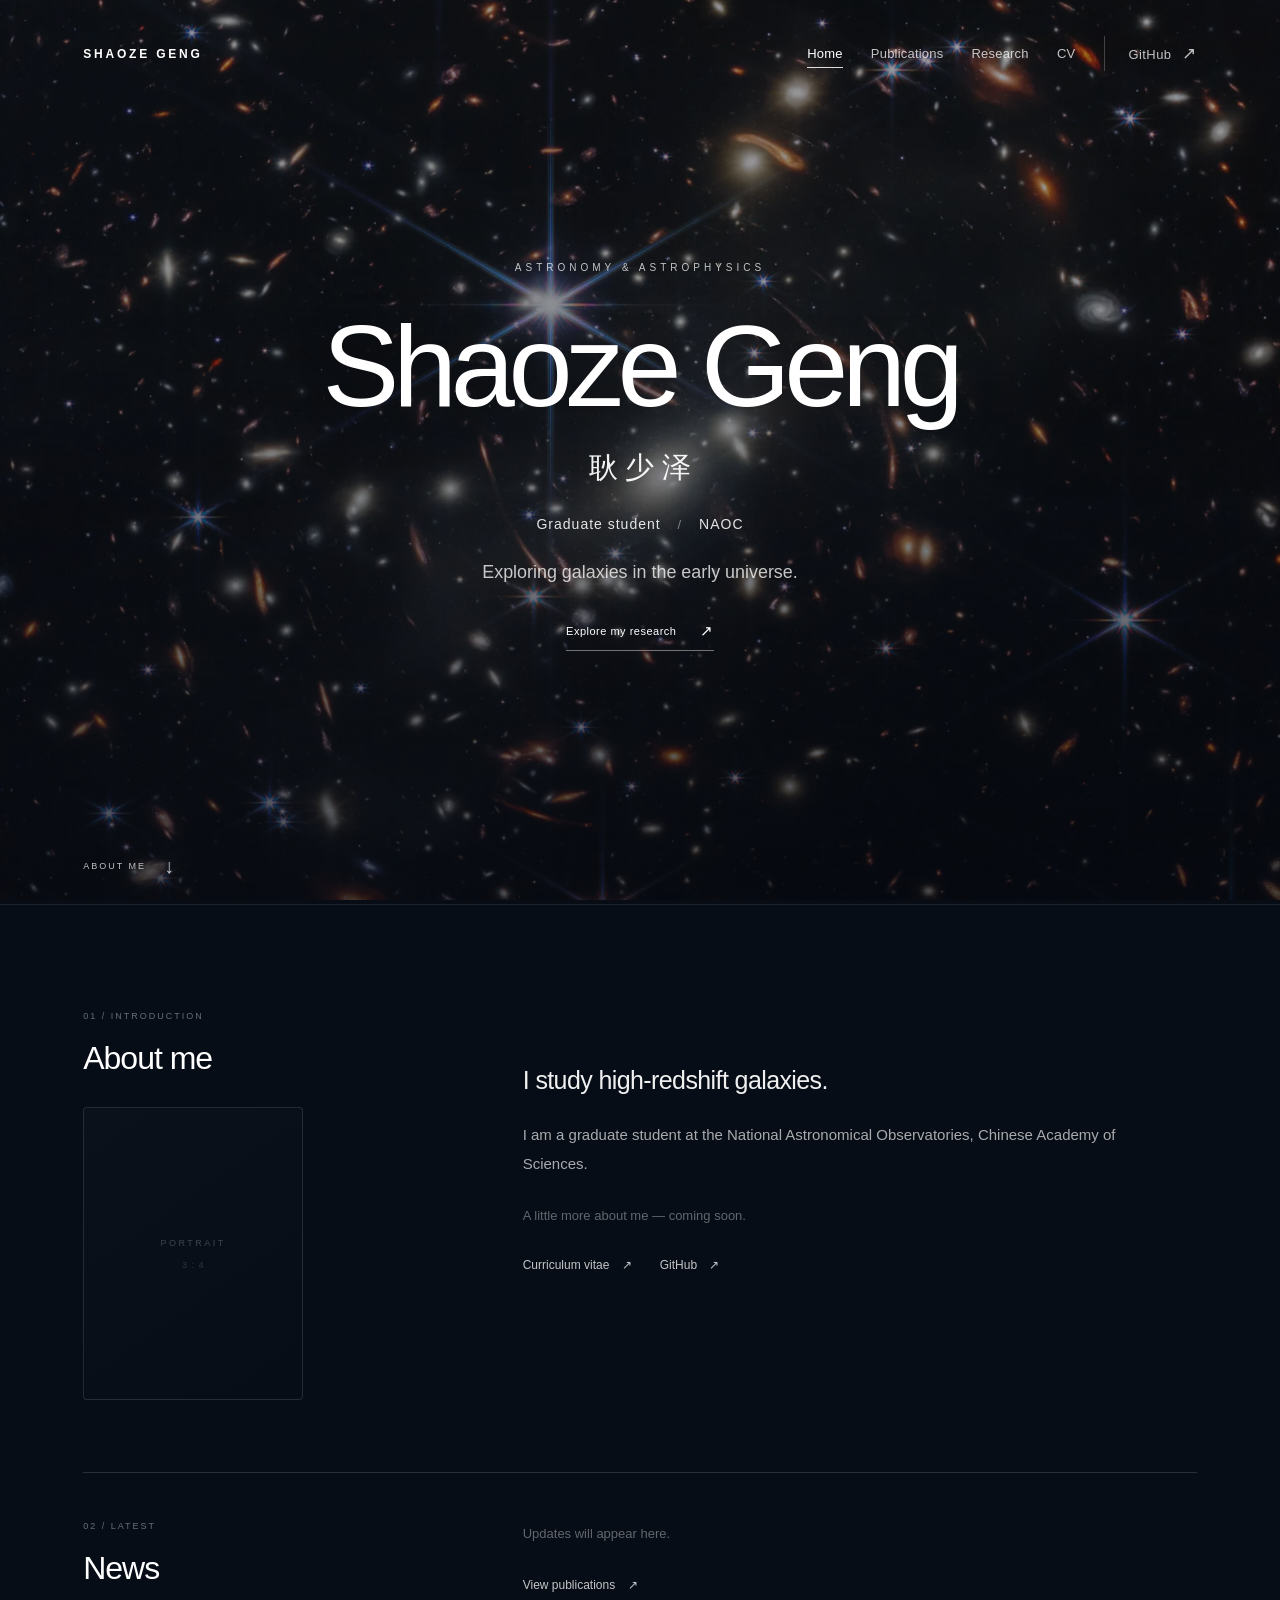
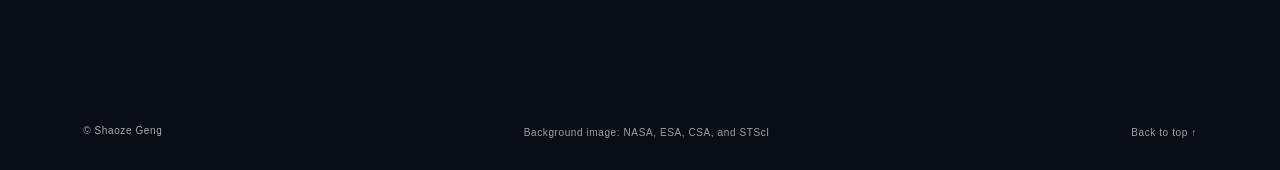
<file: index.html>
<!doctype html>
<html lang="en">
<head>
  <meta charset="utf-8">
  <meta name="viewport" content="width=device-width, initial-scale=1">
  <meta name="theme-color" content="#080c15">
  <meta name="description" content="Shaoze Geng — graduate student at NAOC, studying high-redshift galaxies.">
  <title>Shaoze Geng | NAOC</title>
  <link rel="preload" as="image" type="image/webp" href="images/webb-deep-field.webp" media="(min-width:601px)" fetchpriority="high">
  <link rel="preload" as="image" type="image/webp" href="images/webb-deep-field-mobile.webp" media="(max-width:600px)" fetchpriority="high">
  <link rel="stylesheet" href="style.css">
</head>
<body class="home-page">
  <div class="background" aria-hidden="true"></div>
  <div class="shade" aria-hidden="true"></div>
  <div class="page">
    <header class="topbar" id="home-top">
      <a class="site-name" href="./" aria-label="Shaoze Geng homepage">SHAOZE GENG</a>
      <nav class="navigation" aria-label="Main navigation">
        <a href="./" aria-current="page">Home</a>
        <a href="publications.html">Publications</a>
        <a href="research.html">Research</a>
        <a href="cv.html">CV</a>
        <a class="github" href="https://github.com/Shaoze6563">GitHub <span aria-hidden="true">↗</span></a>
      </nav>
    </header>
    <main id="main" class="home-main">
      <section class="home-hero" aria-labelledby="home-name">
        <div class="hero-identity">
          <p class="eyebrow">ASTRONOMY &amp; ASTROPHYSICS</p>
          <h1 id="home-name">Shaoze Geng</h1>
          <p class="hero-chinese-name" lang="zh-CN">耿少泽</p>
          <p class="hero-role">Graduate student <span aria-hidden="true">/</span> NAOC</p>
          <!-- Optional: replace this sentence with your own one-line introduction. -->
          <p class="hero-statement">Exploring galaxies in the early universe.</p>
          <a class="hero-research-link" href="research.html">Explore my research <span aria-hidden="true">↗</span></a>
        </div>
        <div class="hero-bottom">
          <a class="scroll-link" href="#about">ABOUT ME <span aria-hidden="true">↓</span></a>
        </div>
      </section>
      <div class="home-details">
        <section class="home-detail-row" id="about" aria-labelledby="about-title">
          <div class="detail-heading">
            <p class="eyebrow">01 / INTRODUCTION</p>
            <h2 id="about-title">About me</h2>
            <div class="portrait-slot" role="img" aria-label="Reserved space for a portrait photograph">
              <!-- To add your portrait: save it as images/portrait.jpg, replace
                   the portrait-placeholder span below with:
                   <img src="images/portrait.jpg" alt="Shaoze Geng" width="600" height="800" loading="lazy"> -->
              <span class="portrait-placeholder"><span>PORTRAIT</span><span>3 : 4</span></span>
            </div>
          </div>
          <div class="detail-body">
            <p class="about-lead">I study high-redshift galaxies.</p>
            <p>I am a graduate student at the National Astronomical Observatories, Chinese Academy of Sciences.</p>
            <!-- Replace the following placeholder with your biography, education,
                 advisor, interests, or anything you would like visitors to know. -->
            <p class="editable-placeholder">A little more about me — coming soon.</p>
            <div class="academic-links" aria-label="Academic links">
              <a href="cv.html">Curriculum vitae <span aria-hidden="true">↗</span></a>
              <a href="https://github.com/Shaoze6563">GitHub <span aria-hidden="true">↗</span></a>
              <!-- Optional: add Email, Google Scholar, ORCID, and NASA ADS links
                   here when you have the real addresses. -->
            </div>
          </div>
        </section>
        <section class="home-detail-row news-row" aria-labelledby="news-title">
          <div class="detail-heading"><p class="eyebrow">02 / LATEST</p><h2 id="news-title">News</h2></div>
          <div class="detail-body">
            <!-- Replace this paragraph with dated news entries.
                 Example structure (fill with real information):
                 <article class="news-entry"><time datetime="YYYY-MM">Month YYYY</time><p>Your update.</p></article> -->
            <p class="editable-placeholder news-placeholder">Updates will appear here.</p>
            <a class="text-link" href="publications.html">View publications <span aria-hidden="true">↗</span></a>
          </div>
        </section>
      </div>
    </main>
    <footer class="home-footer">
      <span class="footer-name">© Shaoze Geng</span>
      <a class="background-credit" href="https://esawebb.org/images/weic2209a/">Background image: NASA, ESA, CSA, and STScI</a>
      <a href="#home-top">Back to top ↑</a>
    </footer>
  </div>
</body>
</html>
</file>
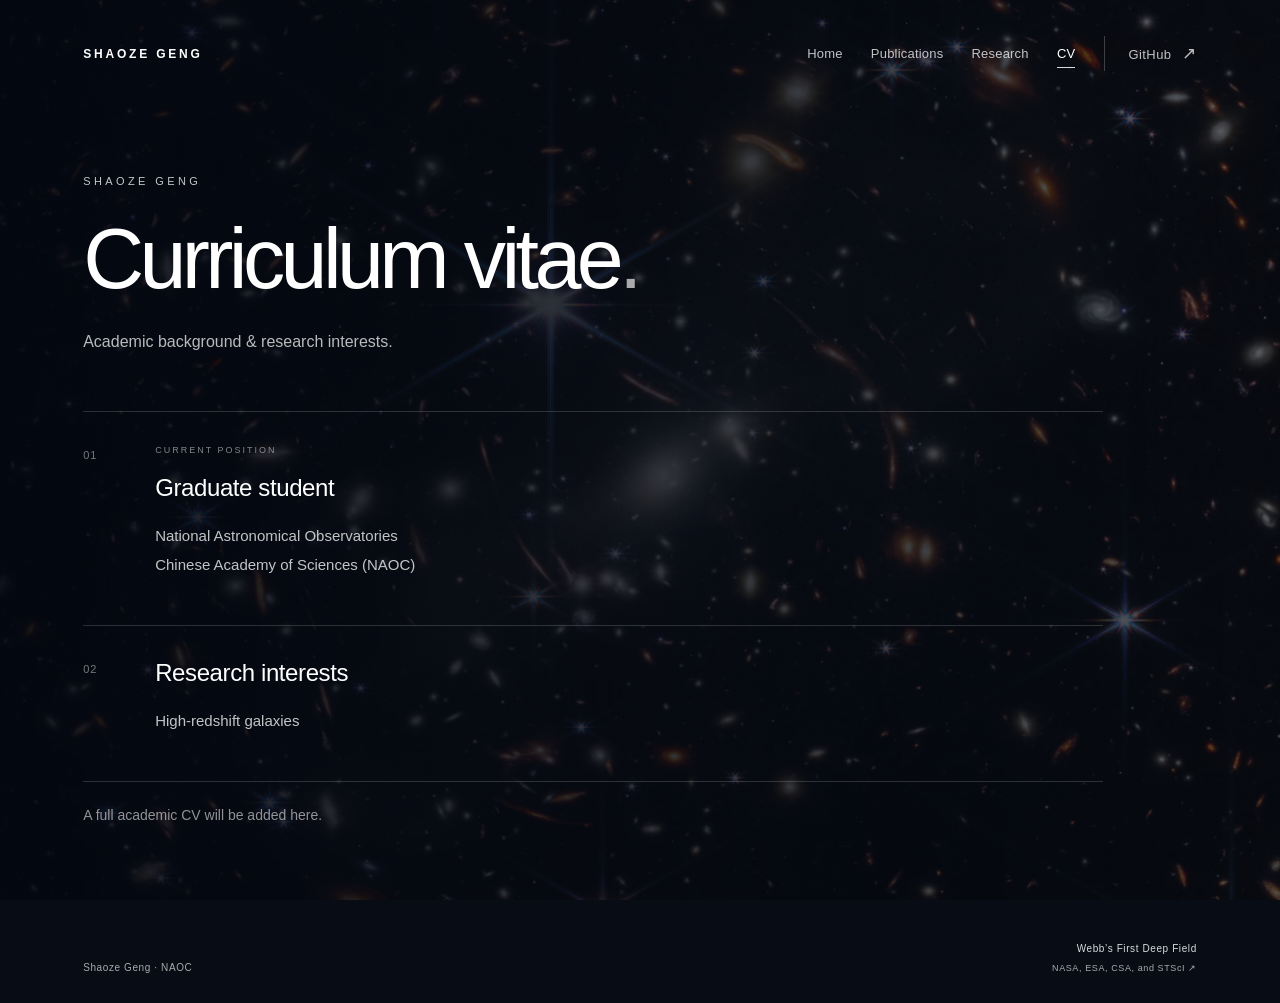
<file: cv.html>
<!doctype html>
<html lang="en">
<head>
  <meta charset="utf-8">
  <meta name="viewport" content="width=device-width, initial-scale=1">
  <meta name="theme-color" content="#080c15">
  <meta name="description" content="Academic CV of Shaoze Geng, graduate student at NAOC studying high-redshift galaxies.">
  <title>CV | Shaoze Geng</title>
  <link rel="preload" as="image" type="image/webp" href="images/webb-deep-field.webp" media="(min-width:601px)" fetchpriority="high">
  <link rel="preload" as="image" type="image/webp" href="images/webb-deep-field-mobile.webp" media="(max-width:600px)" fetchpriority="high">
  <link rel="stylesheet" href="style.css">
</head>
<body class="inner-page">
  <div class="background" aria-hidden="true"></div>
  <div class="shade" aria-hidden="true"></div>
  <div class="page">
    <header class="topbar">
      <a class="site-name" href="./" aria-label="Shaoze Geng homepage">SHAOZE GENG</a>
      <nav class="navigation" aria-label="Main navigation">
        <a href="./">Home</a>
        <a href="publications.html">Publications</a>
        <a href="research.html">Research</a>
        <a href="cv.html" aria-current="page">CV</a>
        <a class="github" href="https://github.com/Shaoze6563">GitHub <span aria-hidden="true">↗</span></a>
      </nav>
    </header>
    <main id="main" class="document">
      <p class="eyebrow">SHAOZE GENG</p>
      <h1>Curriculum vitae<span class="period">.</span></h1>
      <p class="page-intro">Academic background &amp; research interests.</p>
      <section class="content-section" aria-labelledby="current-position">
        <span class="section-index" aria-hidden="true">01</span>
        <div class="section-content">
          <p class="eyebrow">CURRENT POSITION</p>
          <h2 id="current-position">Graduate student</h2>
          <p>National Astronomical Observatories<br>Chinese Academy of Sciences (NAOC)</p>
        </div>
      </section>
      <section class="content-section" aria-labelledby="cv-research">
        <span class="section-index" aria-hidden="true">02</span>
        <div class="section-content"><h2 id="cv-research">Research interests</h2><p>High-redshift galaxies</p></div>
      </section>
      <p class="pending document-note">A full academic CV will be added here.</p>
    </main>
    <footer>
      <span class="footer-name">Shaoze Geng · NAOC</span>
      <a class="credit" href="https://esawebb.org/images/weic2209a/"><span>Webb’s First Deep Field</span><span>NASA, ESA, CSA, and STScI ↗</span></a>
    </footer>
  </div>
</body>
</html>
</file>
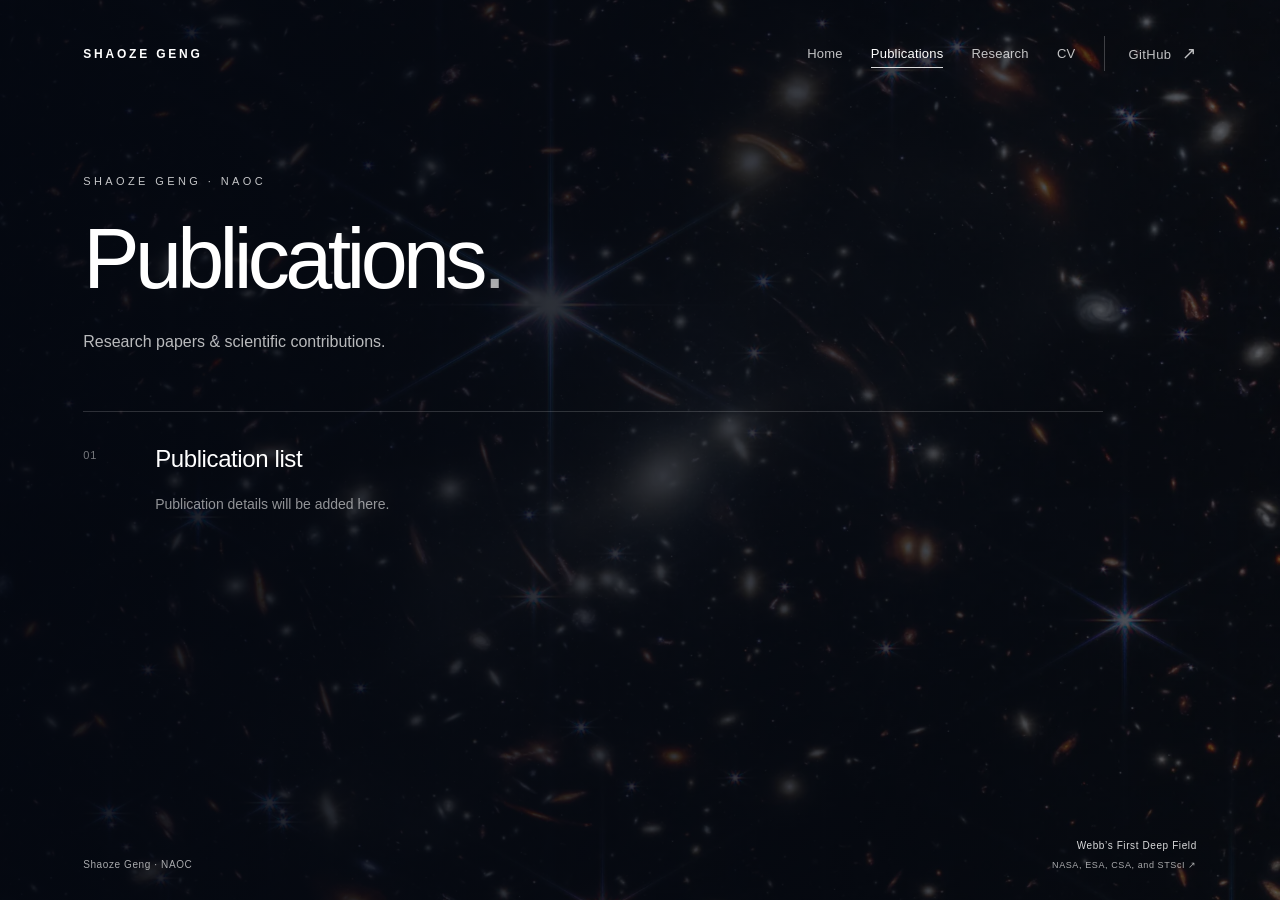
<file: publications.html>
<!doctype html>
<html lang="en">
<head>
  <meta charset="utf-8">
  <meta name="viewport" content="width=device-width, initial-scale=1">
  <meta name="theme-color" content="#080c15">
  <meta name="description" content="Publications by Shaoze Geng, graduate student at NAOC.">
  <title>Publications | Shaoze Geng</title>
  <link rel="preload" as="image" type="image/webp" href="images/webb-deep-field.webp" media="(min-width:601px)" fetchpriority="high">
  <link rel="preload" as="image" type="image/webp" href="images/webb-deep-field-mobile.webp" media="(max-width:600px)" fetchpriority="high">
  <link rel="stylesheet" href="style.css">
</head>
<body class="inner-page">
  <div class="background" aria-hidden="true"></div>
  <div class="shade" aria-hidden="true"></div>
  <div class="page">
    <header class="topbar">
      <a class="site-name" href="./" aria-label="Shaoze Geng homepage">SHAOZE GENG</a>
      <nav class="navigation" aria-label="Main navigation">
        <a href="./">Home</a>
        <a href="publications.html" aria-current="page">Publications</a>
        <a href="research.html">Research</a>
        <a href="cv.html">CV</a>
        <a class="github" href="https://github.com/Shaoze6563">GitHub <span aria-hidden="true">↗</span></a>
      </nav>
    </header>
    <main id="main" class="document">
      <p class="eyebrow">SHAOZE GENG · NAOC</p>
      <h1>Publications<span class="period">.</span></h1>
      <p class="page-intro">Research papers &amp; scientific contributions.</p>
      <section class="content-section" aria-labelledby="publication-list">
        <span class="section-index" aria-hidden="true">01</span>
        <div class="section-content">
          <h2 id="publication-list">Publication list</h2>
          <p class="pending">Publication details will be added here.</p>
        </div>
      </section>
    </main>
    <footer>
      <span class="footer-name">Shaoze Geng · NAOC</span>
      <a class="credit" href="https://esawebb.org/images/weic2209a/"><span>Webb’s First Deep Field</span><span>NASA, ESA, CSA, and STScI ↗</span></a>
    </footer>
  </div>
</body>
</html>
</file>
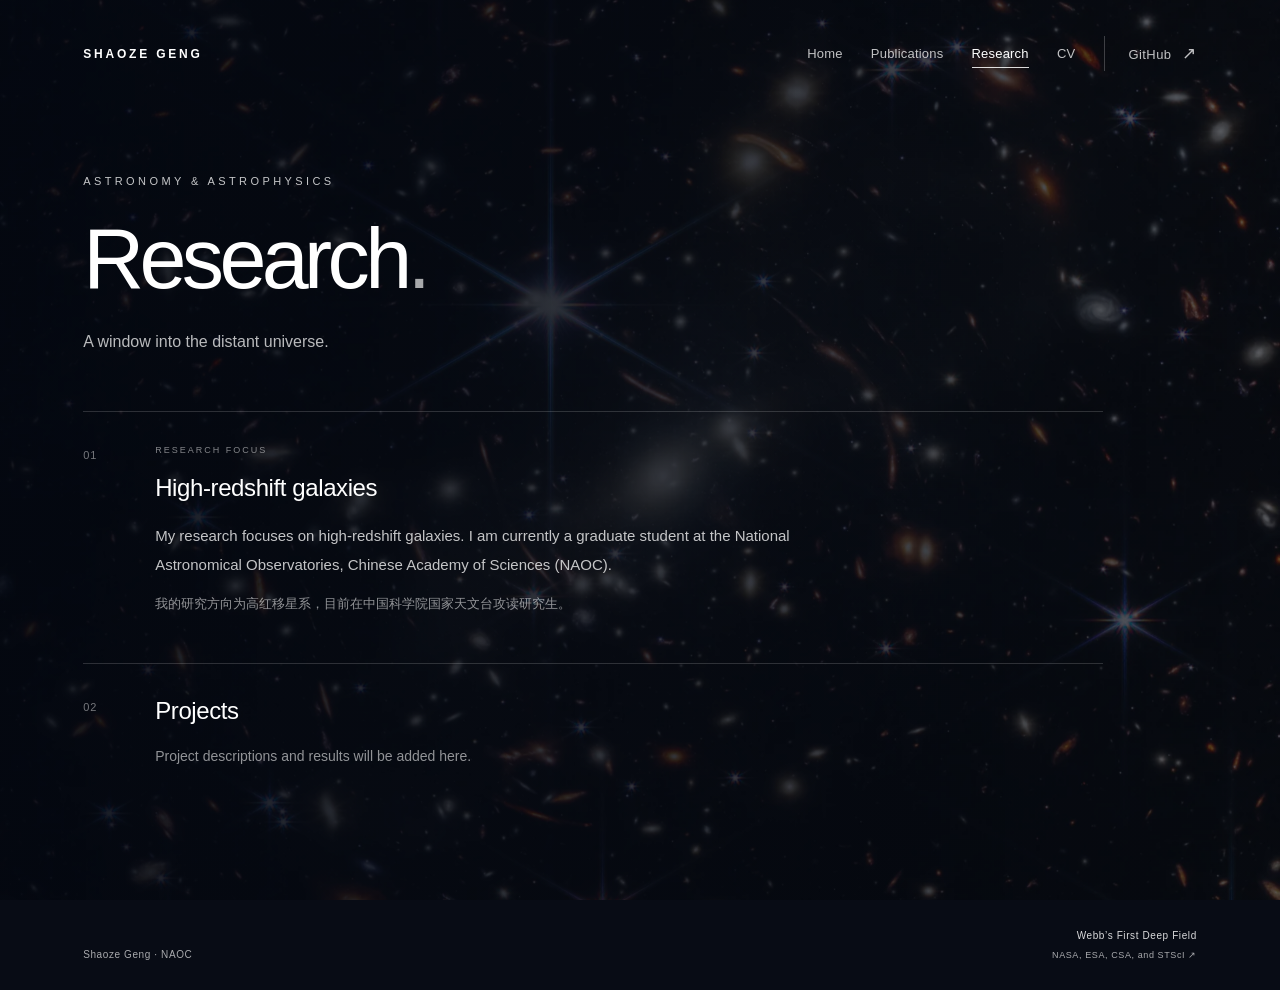
<file: research.html>
<!doctype html>
<html lang="en">
<head>
  <meta charset="utf-8">
  <meta name="viewport" content="width=device-width, initial-scale=1">
  <meta name="theme-color" content="#080c15">
  <meta name="description" content="Shaoze Geng’s research focuses on high-redshift galaxies at NAOC.">
  <title>Research | Shaoze Geng</title>
  <link rel="preload" as="image" type="image/webp" href="images/webb-deep-field.webp" media="(min-width:601px)" fetchpriority="high">
  <link rel="preload" as="image" type="image/webp" href="images/webb-deep-field-mobile.webp" media="(max-width:600px)" fetchpriority="high">
  <link rel="stylesheet" href="style.css">
</head>
<body class="inner-page">
  <div class="background" aria-hidden="true"></div>
  <div class="shade" aria-hidden="true"></div>
  <div class="page">
    <header class="topbar">
      <a class="site-name" href="./" aria-label="Shaoze Geng homepage">SHAOZE GENG</a>
      <nav class="navigation" aria-label="Main navigation">
        <a href="./">Home</a>
        <a href="publications.html">Publications</a>
        <a href="research.html" aria-current="page">Research</a>
        <a href="cv.html">CV</a>
        <a class="github" href="https://github.com/Shaoze6563">GitHub <span aria-hidden="true">↗</span></a>
      </nav>
    </header>
    <main id="main" class="document">
      <p class="eyebrow">ASTRONOMY &amp; ASTROPHYSICS</p>
      <h1>Research<span class="period">.</span></h1>
      <p class="page-intro">A window into the distant universe.</p>
      <section class="content-section" aria-labelledby="research-focus">
        <span class="section-index" aria-hidden="true">01</span>
        <div class="section-content">
          <p class="eyebrow">RESEARCH FOCUS</p>
          <h2 id="research-focus">High-redshift galaxies</h2>
          <p>My research focuses on high-redshift galaxies. I am currently a graduate student at the National Astronomical Observatories, Chinese Academy of Sciences (NAOC).</p>
          <p lang="zh-CN" class="secondary-text">我的研究方向为高红移星系，目前在中国科学院国家天文台攻读研究生。</p>
        </div>
      </section>
      <section class="content-section" aria-labelledby="research-projects">
        <span class="section-index" aria-hidden="true">02</span>
        <div class="section-content">
          <h2 id="research-projects">Projects</h2>
          <p class="pending">Project descriptions and results will be added here.</p>
        </div>
      </section>
    </main>
    <footer>
      <span class="footer-name">Shaoze Geng · NAOC</span>
      <a class="credit" href="https://esawebb.org/images/weic2209a/"><span>Webb’s First Deep Field</span><span>NASA, ESA, CSA, and STScI ↗</span></a>
    </footer>
  </div>
</body>
</html>
</file>
<file: style.css>
:root{color-scheme:dark;font-family:Arial,Helvetica,-apple-system,BlinkMacSystemFont,"Segoe UI",sans-serif;color:#fff;background:#080c15;font-synthesis:none;-webkit-font-smoothing:antialiased}
*{box-sizing:border-box}html,body{margin:0;min-height:100%;width:100%}body{position:relative}a{color:inherit;text-decoration:none}a:focus-visible{outline:2px solid #fff;outline-offset:8px}a:hover{opacity:.75}.background,.shade{position:fixed;inset:0;pointer-events:none}.background{background:url("images/webb-deep-field.webp") center 48%/cover no-repeat}.shade{background:linear-gradient(90deg,rgba(3,7,16,.8) 0%,rgba(3,7,16,.49) 42%,rgba(3,7,16,.1) 100%),linear-gradient(0deg,rgba(3,7,16,.65),transparent 24%,transparent 86%,rgba(3,7,16,.28))}.page{position:relative;min-height:100svh;padding:0 clamp(28px,6.5vw,120px);display:grid;grid-template-rows:auto 1fr auto}.topbar{display:flex;justify-content:space-between;align-items:center;gap:24px;padding:36px 0}.site-name{font-size:12px;font-weight:600;letter-spacing:2.8px}.github{font-size:13px;letter-spacing:.4px}.github span{margin-left:14px;font-size:17px}main{align-self:center;padding:70px 0 90px;max-width:1100px}.eyebrow{font-size:11px;font-weight:500;letter-spacing:3.4px;margin:0 0 26px;color:rgba(255,255,255,.77)}h1{font-size:clamp(64px,8.4vw,142px);font-weight:500;line-height:1.08;letter-spacing:-.065em;margin:0 0 30px}.period{color:rgba(255,255,255,.65)}.position{font-size:clamp(19px,1.65vw,27px);font-weight:400;letter-spacing:-.3px;margin:0 0 17px}.affiliation{font-size:clamp(14px,1.1vw,17px);color:rgba(255,255,255,.74);line-height:1.8;margin:0}.research{display:flex;align-items:center;gap:17px;margin-top:35px}.research .line{width:35px;height:1px;background:rgba(255,255,255,.7)}.research p{font-size:14px;letter-spacing:1px;margin:0;color:rgba(255,255,255,.9)}footer{padding:22px 0 28px;display:flex;align-items:flex-end;justify-content:space-between;gap:25px;color:rgba(255,255,255,.65);font-size:10px;letter-spacing:.6px}.footer-name{padding-bottom:2px}.credit{display:flex;flex-direction:column;text-align:right;gap:6px;line-height:1.5}.credit>span:first-child{color:rgba(255,255,255,.85)}.credit>span:last-child{font-size:9px}.credit>span:last-child span{margin-left:5px}
@media(min-width:1500px){.background{background-position:center 43%}}
@media(max-width:600px){.page{padding:0 26px}.topbar{padding:27px 0}.site-name{font-size:10px;letter-spacing:2px}.github{font-size:12px}.github span{margin-left:8px}main{padding:70px 0 85px}.eyebrow{font-size:9px;letter-spacing:2.3px;margin-bottom:24px}h1{font-size:clamp(48px,11vw,66px);letter-spacing:-.06em;margin-bottom:26px}.position{font-size:19px;line-height:1.5}.affiliation{font-size:13px;line-height:1.85}.research{margin-top:29px;gap:12px}.research p{font-size:12px;letter-spacing:.6px}.research .line{width:24px}.background{background-position:56% center}.shade{background:linear-gradient(90deg,rgba(3,7,16,.67),rgba(3,7,16,.25)),linear-gradient(0deg,rgba(3,7,16,.85),transparent 33%,rgba(3,7,16,.14))}footer{font-size:9px;padding-bottom:22px;gap:16px}.credit{max-width:210px;font-size:9px;letter-spacing:0}.credit>span:last-child{font-size:8px}}
@media(max-height:550px) and (min-width:601px){.topbar{padding:22px 0}main{padding:25px 0}h1{font-size:68px;margin-bottom:18px}.eyebrow{margin-bottom:16px}.research{margin-top:20px}}

/* Shared navigation and interior pages. */
.navigation{display:flex;align-items:center;gap:clamp(18px,2.2vw,36px);font-size:13px;letter-spacing:.2px}.navigation>a{position:relative;padding:7px 0;color:rgba(255,255,255,.75);white-space:nowrap}.navigation>a[aria-current="page"]{color:#fff}.navigation>a[aria-current="page"]:after{content:"";position:absolute;bottom:0;left:0;width:100%;height:1px;background:rgba(255,255,255,.85)}.navigation .github{border-left:1px solid #ffffff38;padding-left:24px}.navigation .github span{margin-left:7px}.inner-page .shade{background:linear-gradient(90deg,rgba(3,7,16,.92),rgba(3,7,16,.79) 65%,rgba(3,7,16,.65))}.document{align-self:start;width:100%;max-width:1020px;padding:68px 0 90px}.document h1{font-size:clamp(46px,6.6vw,94px);letter-spacing:-.055em;line-height:1.1;margin-bottom:22px;overflow-wrap:break-word}.page-intro{font-size:16px;line-height:1.8;color:#ffffffb8;margin:0 0 54px}.content-section{display:grid;grid-template-columns:50px minmax(0,1fr);gap:22px;padding:30px 0 34px;border-top:1px solid #ffffff29}.section-index{font-size:11px;letter-spacing:1px;color:#ffffff73;padding-top:7px}.section-content h2{font-size:24px;font-weight:400;line-height:1.4;letter-spacing:-.4px;margin:0 0 16px}.section-content p{font-size:15px;line-height:1.95;color:#ffffffc2;max-width:720px;margin:0 0 12px}.section-content .eyebrow{font-size:9px;letter-spacing:2px;color:#ffffff80;margin:0 0 12px}.section-content .secondary-text{font-size:13px;color:#ffffff8f}.section-content .pending,.pending{font-size:14px;line-height:1.9;color:#ffffff8f}.document-note{padding-top:20px;border-top:1px solid #ffffff29;margin:0}
@media(max-width:1000px){.topbar{flex-wrap:wrap;gap:20px}.navigation{gap:23px}.navigation .github{padding-left:18px}}
@media(max-width:700px){.topbar{align-items:flex-start;flex-direction:column;padding:27px 0 18px;gap:18px}.navigation{width:100%;gap:clamp(12px,3.6vw,24px);font-size:12px;flex-wrap:wrap}.navigation .github{border:0;padding-left:0;margin-left:auto}.navigation .github span{font-size:14px;margin-left:3px}.document{padding:48px 0 65px}.document h1{font-size:clamp(40px,8.4vw,59px)}.page-intro{font-size:14px;margin-bottom:38px}.content-section{grid-template-columns:26px minmax(0,1fr);gap:12px;padding:25px 0 28px}.section-content h2{font-size:21px}.section-content p{font-size:14px}.section-content .secondary-text{font-size:12px}}
@media(max-width:360px){.navigation{gap:14px}.navigation .github{margin-left:0}.document h1{font-size:37px}}

/* Home: a full-screen introduction, followed by a quiet academic overview. */
html{scroll-behavior:smooth;scroll-padding-top:32px}.home-page .page{display:block}.home-page .shade{background:linear-gradient(180deg,rgba(3,7,16,.32),rgba(3,7,16,.38) 40%,rgba(3,7,16,.68)),linear-gradient(90deg,rgba(3,7,16,.15),rgba(3,7,16,.1))}.home-page .topbar{min-height:103px}.home-main{padding:0;max-width:none;align-self:initial}.home-hero{position:relative;min-height:calc(100svh - 103px);display:grid;grid-template-rows:1fr auto}.hero-identity{align-self:center;text-align:center;padding:55px 0 85px}.hero-identity .eyebrow{font-size:10px;letter-spacing:4px;margin-bottom:30px;color:#ffffffbd}.hero-identity h1{font-size:clamp(68px,9vw,144px);font-weight:400;letter-spacing:-.055em;line-height:1.1;margin:0 0 24px;text-shadow:0 2px 35px #00000040}.hero-role{font-size:14px;letter-spacing:1px;color:#ffffffe0;margin:0 0 25px}.hero-role span{display:inline-block;margin:0 12px;color:#ffffff6e;font-size:13px}.hero-statement{font-size:clamp(16px,1.4vw,21px);font-weight:400;line-height:1.7;color:#ffffffc2;margin:0 auto 34px;max-width:440px}.hero-research-link{font-size:11px;letter-spacing:.5px;display:inline-flex;align-items:center;gap:24px;border-bottom:1px solid #ffffff6b;padding-bottom:10px}.hero-research-link span{font-size:15px}.hero-bottom{display:flex;justify-content:space-between;align-items:flex-end;gap:20px;padding:20px 0 28px}.scroll-link{font-size:9px;letter-spacing:2px;display:flex;align-items:center;gap:18px;color:#ffffffbf}.scroll-link span{font-size:20px;line-height:1}.hero-bottom .credit{font-size:9px;color:#ffffffb3;letter-spacing:.3px}.hero-bottom .credit>span:last-child{font-size:8px}.home-details{background:#080e18f2;margin:0 calc(-1 * clamp(28px,6.5vw,120px));padding:40px clamp(28px,6.5vw,120px) 32px;border-top:1px solid #ffffff17}.home-detail-row{display:grid;grid-template-columns:1fr 1.8fr;gap:65px;max-width:1200px;margin:0 auto;padding:66px 0 72px}.detail-heading .eyebrow{font-size:9px;letter-spacing:2px;color:#ffffff66;margin:0 0 19px}.detail-heading h2{font-size:32px;font-weight:400;letter-spacing:-1px;margin:0}.detail-body{max-width:640px}.detail-body>p{font-size:15px;line-height:1.95;color:#ffffffa6;margin:0 0 18px}.detail-body .about-lead{font-size:25px;line-height:1.5;letter-spacing:-.6px;color:#fffffff0;margin-bottom:20px}.detail-body .editable-placeholder{font-size:13px;color:#ffffff5e;margin-top:25px}.academic-links{display:flex;flex-wrap:wrap;gap:28px;margin-top:30px}.academic-links a,.text-link{font-size:12px;color:#ffffffc2}.academic-links span,.text-link span{margin-left:9px}.news-row{border-top:1px solid #ffffff24;padding-top:48px}.detail-body .news-placeholder{margin-top:0;margin-bottom:28px}.news-entry{display:grid;grid-template-columns:100px 1fr;gap:20px;font-size:14px;line-height:1.8;margin-bottom:22px}.news-entry time{font-size:12px;color:#ffffff73}.news-entry p{margin:0;color:#ffffffbf}.home-footer{padding:28px 0 32px}.home-footer a{font-size:10px;color:#ffffff9c}
@media(max-width:700px){.home-page .topbar{min-height:116px}.home-hero{min-height:calc(100svh - 116px)}.hero-identity{padding:50px 0 65px}.hero-identity h1{font-size:clamp(48px,10.5vw,74px);margin-bottom:22px}.hero-identity .eyebrow{font-size:8px;letter-spacing:2.7px;margin-bottom:25px}.hero-role{font-size:12px;letter-spacing:.5px;margin-bottom:22px}.hero-statement{font-size:16px;max-width:290px;margin-bottom:30px}.hero-bottom{padding-bottom:24px}.scroll-link{font-size:8px;letter-spacing:1.3px;gap:12px}.hero-bottom .credit{max-width:200px;font-size:8px}.hero-bottom .credit>span:last-child{font-size:7px}.home-details{margin:0 calc(-1 * clamp(28px,6.5vw,120px));padding-top:12px;padding-bottom:18px}.home-detail-row{grid-template-columns:1fr;gap:30px;padding:44px 0}.detail-heading h2{font-size:28px}.detail-heading .eyebrow{margin-bottom:13px}.detail-body .about-lead{font-size:23px}.detail-body>p{font-size:14px}.academic-links{gap:25px}.news-entry{grid-template-columns:75px 1fr;gap:14px}}
@media(max-width:600px){.home-details{margin-left:-26px;margin-right:-26px;padding-left:26px;padding-right:26px}}
@media(max-height:550px) and (min-width:701px){.hero-identity{padding:30px 0}.hero-identity h1{font-size:70px;margin-bottom:18px}.hero-identity .eyebrow{margin-bottom:20px}.hero-role{margin-bottom:16px}.hero-statement{margin-bottom:20px}}
@media(prefers-reduced-motion:reduce){html{scroll-behavior:auto}}

/* Reserved portrait space in About me; replace the placeholder with an img. */
.portrait-slot{width:100%;max-width:220px;aspect-ratio:3/4;margin-top:30px;border:1px solid #ffffff1c;border-radius:4px;overflow:hidden;background:linear-gradient(145deg,#ffffff05,#ffffff01);display:grid;place-items:center}.portrait-placeholder{display:flex;flex-direction:column;align-items:center;gap:12px;color:#ffffff38;font-size:9px;letter-spacing:2.5px}.portrait-placeholder>span:last-child{font-size:9px;letter-spacing:1px;color:#ffffff26}.portrait-slot img{display:block;width:100%;height:100%;object-fit:cover;object-position:center}.home-detail-row#about .detail-body{padding-top:51px}@media(max-width:700px){.portrait-slot{max-width:180px;margin-top:24px}.home-detail-row#about .detail-body{padding-top:0}}

/* Smaller background for phones; identical crop and positioning. */
@media(max-width:600px){.background{background-image:url("images/webb-deep-field-mobile.webp")}}

/* Chinese name groups with the English name above the affiliation. */
.hero-identity .hero-chinese-name{font-family:"PingFang SC","Microsoft YaHei","Noto Sans CJK SC",sans-serif;font-size:clamp(18px,2.25vw,36px);font-weight:400;line-height:1.5;letter-spacing:.25em;text-indent:.25em;color:#fffffff0;margin:-8px 0 27px}@media(max-width:700px){.hero-identity .hero-chinese-name{font-size:18px;margin:-7px 0 24px}}
</file>
